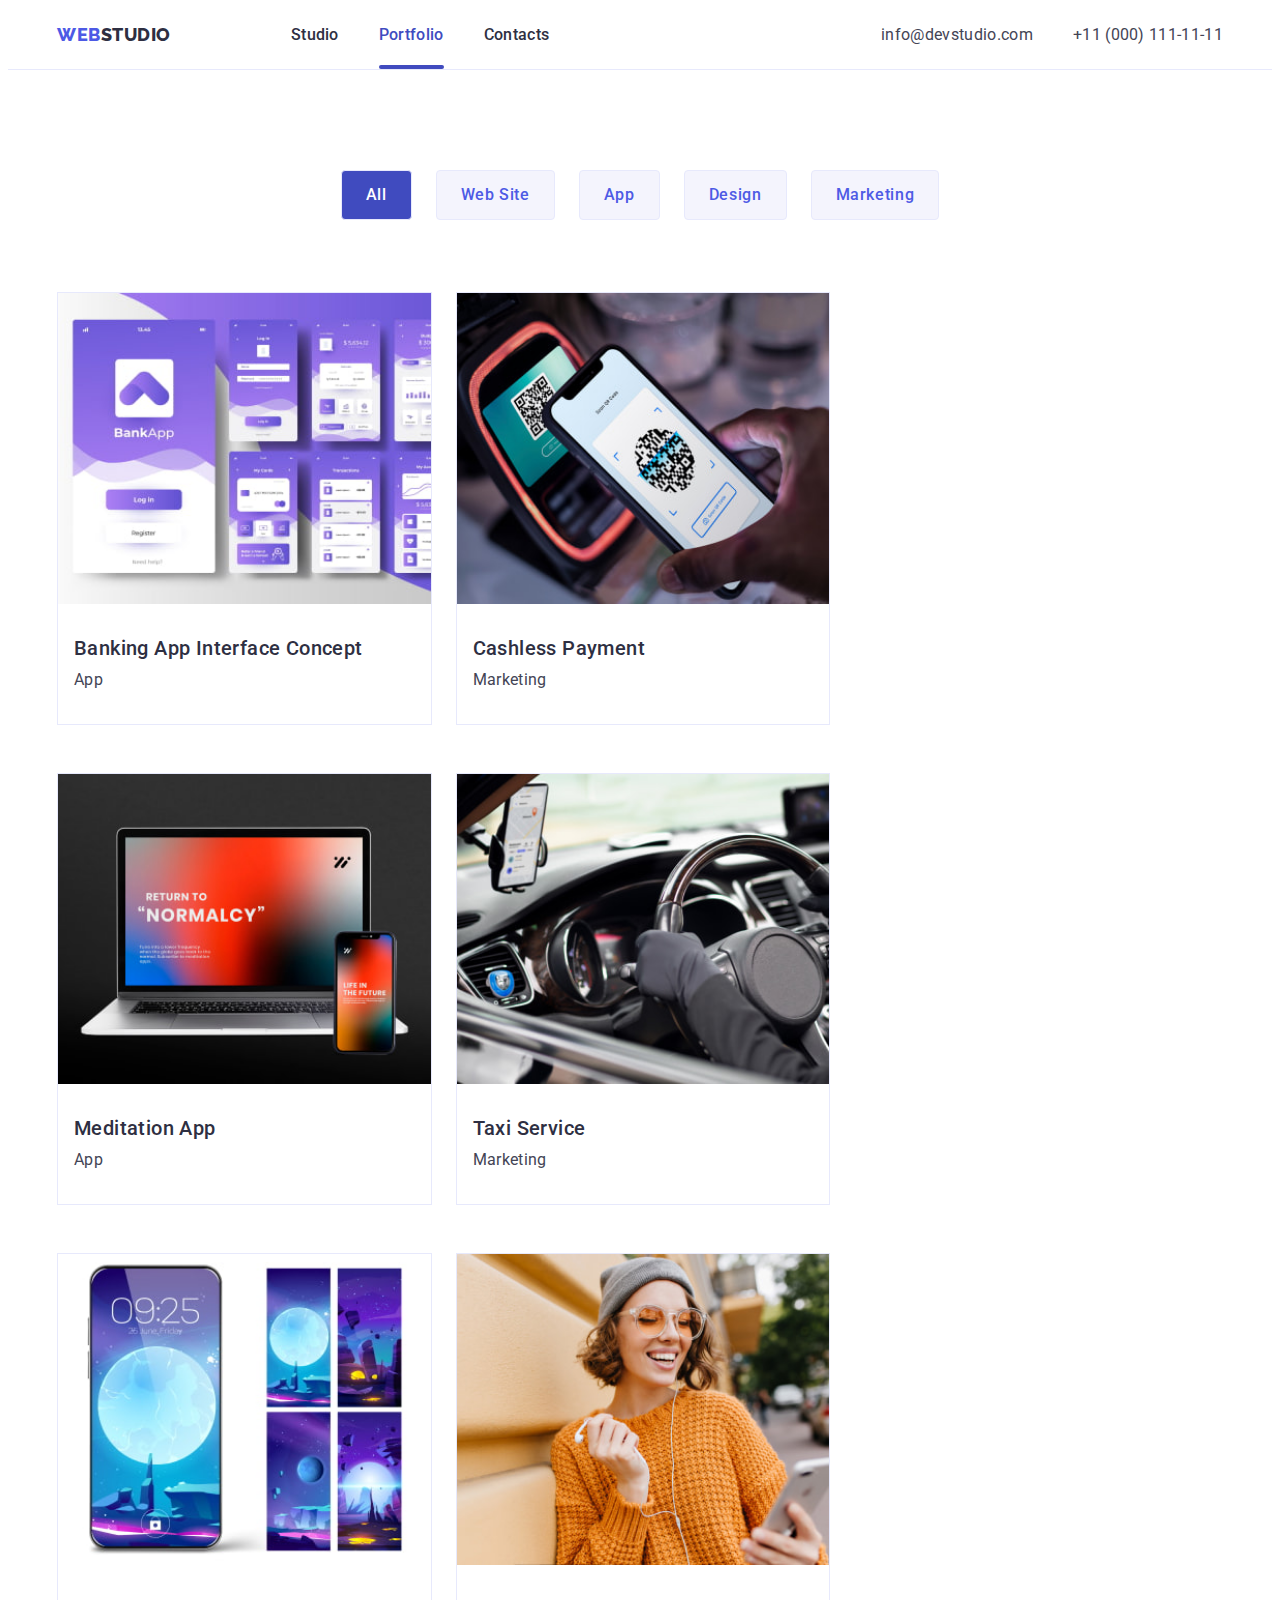
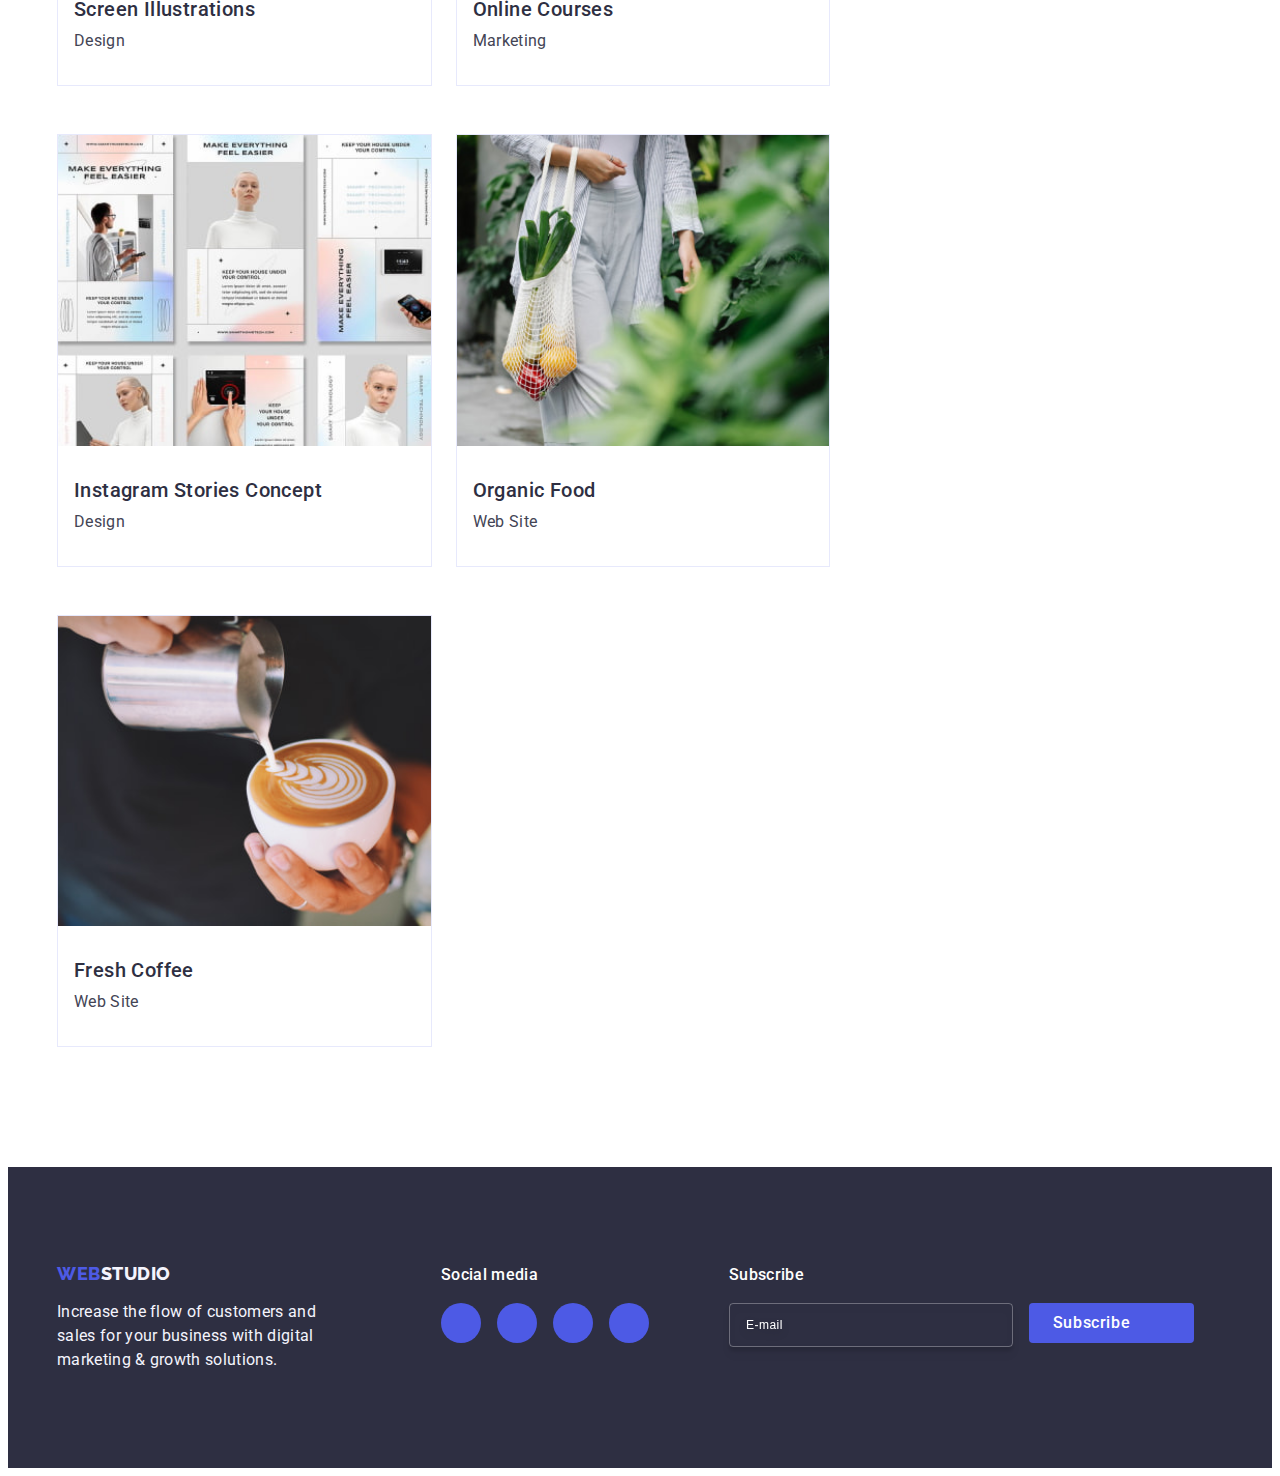
<file: portfolio.html>
<!DOCTYPE html>
<html lang="en">
  <head>
    <meta charset="UTF-8" />
    <meta http-equiv="X-UA-Compatible" content="IE=edge" />
    <meta name="viewport" content="width=device-width, initial-scale=1.0" />
    <link rel="preconnect" href="https://fonts.googleapis.com" />
    <link rel="preconnect" href="https://fonts.gstatic.com" crossorigin />
    <title>Портфоліо</title>
    <link
      rel="stylesheet"
      href="https://cdnjs.cloudflare.com/ajax/libs/modern-normalize/2.0.0/modern-normalize.min.css"
      integrity="sha512-4xo8blKMVCiXpTaLzQSLSw3KFOVPWhm/TRtuPVc4WG6kUgjH6J03IBuG7JZPkcWMxJ5huwaBpOpnwYElP/m6wg=="
      crossorigin="anonymous"
      referrerpolicy="no-referrer"
    />
    <link
      href="https://fonts.googleapis.com/css2?family=Raleway:wght@800&family=Roboto:wght@400;500;700;900&display=swap"
      rel="stylesheet"
    />
    <link rel="stylesheet" href="./css/style.css" />
    <link rel="stylesheet" href="./css/media.css" />
  </head>

  <body>
    <header class="page-header">
      <div class="header-container container">
        <nav class="header-navigation">
          <a class="page-logo link" href="./index.html">
            Web<span class="page-logo-color">Studio</span>
          </a>

          <ul class="header-menu-list list">
            <li class="header-menu-item">
              <a class="header-menu-link link" href="./index.html" target="_self"> Studio </a>
            </li>
            <li class="header-menu-item">
              <a
                class="header-menu-link link menu-link-active"
                href="./portfolio.html"
                target="_self"
              >
                Portfolio
              </a>
            </li>
            <li class="header-menu-item">
              <a class="header-menu-link link" href="">Contacts</a>
            </li>
          </ul>
        </nav>

        <address class="header-contacts">
          <ul class="header-contacts-list list">
            <li class="header-contacts-item">
              <a class="header-contacts-link link" href="mailto:info@devstudio.com"
                >info@devstudio.com
              </a>
            </li>
            <li class="header-contacts-item">
              <a class="header-contacts-link link" href="tel:+110001111111">+11 (000) 111-11-11 </a>
            </li>
          </ul>
        </address>

        <button class="menu-open-button" type="button" data-menu-open>
          <svg class="menu-button-hamburger" width="32" height="22">
            <use href="./images/icons.svg#icon-menu-hamburger"></use>
          </svg>
        </button>
      </div>

      <div class="mobile-menu is-hidden" data-menu>
        <button class="menu-close-button" type="button" data-menu-close>
          <svg class="icon-close-button" width="8" height="8">
            <use href="./images/icons.svg#icon-close-menu-button"></use>
          </svg>
        </button>

        <ul class="mobile-menu-list list">
          <li class="mobile-menu-item">
            <a class="mobile-menu-link link" href="./index.html" target="_self"> Studio </a>
          </li>
          <li class="mobile-menu-item">
            <a
              class="mobile-menu-link link menu-link-active"
              href="./portfolio.html"
              target="_self"
            >
              Portfolio
            </a>
          </li>
          <li class="mobile-menu-item">
            <a class="mobile-menu-link link" href="">Contacts</a>
          </li>
        </ul>

        <div>
          <address class="mobile-contacts">
            <ul class="mobile-contacts-list list">
              <li class="mobile-contacts-item">
                <a class="mobile-contacts-tel link" href="tel:+110001111111"
                  >+11 (000) 111-11-11
                </a>
              </li>
              <li class="mobile-contacts-item">
                <a class="mobile-contacts-mail link" href="mailto:info@devstudio.com"
                  >info@devstudio.com
                </a>
              </li>
            </ul>
          </address>

          <div class="mobile-socials-wrap">
            <ul class="mobile-social-list list">
              <li class="mobile-social-item">
                <a href="" class="mobile-social-link link">
                  <svg class="mobile-social-logo" width="24" height="24">
                    <use href="./images/icons.svg#icon-mobile-socials-1"></use>
                  </svg>
                </a>
              </li>
              <li class="mobile-social-item">
                <a href="" class="mobile-social-link link">
                  <svg class="mobile-social-logo" width="24" height="24">
                    <use href="./images/icons.svg#icon-mobile-socials-2"></use>
                  </svg>
                </a>
              </li>
              <li class="mobile-social-item">
                <a href="" class="mobile-social-link link">
                  <svg class="mobile-social-logo" width="24" height="24">
                    <use href="./images/icons.svg#icon-mobile-socials-3"></use>
                  </svg>
                </a>
              </li>
              <li class="mobile-social-item">
                <a href="" class="mobile-social-link link">
                  <svg class="mobile-social-logo" width="24" height="24">
                    <use href="./images/icons.svg#icon-mobile-socials-4"></use>
                  </svg>
                </a>
              </li>
            </ul>
          </div>
        </div>
      </div>
    </header>

    <!--Page main portfolio-->
    <main class="portfolio">
      <section class="portfolio-section">
        <div class="container">
          <h1 class="visually-hidden"> Lorem ipsum dolor sit amet consectetur adipisicing. </h1>

          <ul class="portfolio-button-list list">
            <li class="portfolio-button-item">
              <button type="button" class="portfolio-btns-items portfolio-button-active">
                All
              </button>
            </li>
            <li class="portfolio-button-item">
              <button type="button" class="portfolio-btns-items"> Web Site </button>
            </li>
            <li class="portfolio-button-item">
              <button type="button" class="portfolio-btns-items">App</button>
            </li>
            <li class="portfolio-button-item">
              <button type="button" class="portfolio-btns-items">Design</button>
            </li>
            <li class="portfolio-button-item">
              <button type="button" class="portfolio-btns-items"> Marketing </button>
            </li>
          </ul>

          <ul class="portfolio-about-list list">
            <li class="portfolio-about-item">
              <a href="" class="portfolio-about-link link">
                <div class="portfolio-cover-wrap">
                  <img
                    class="portfolio-about-img"
                    src="./images/jpg/img1.jpg"
                    alt="Concept App"
                    width="360"
                  />
                  <p class="about-cover-text">
                    14 Stylish and User-Friendly App Design Concepts · Task Manager App · Calorie
                    Tracker App · Exotic Fruit Ecommerce App · Cloud Storage App
                  </p>
                </div>
                <div class="portfolio-card-content">
                  <h2 class="portfolio-about-title"> Banking App Interface Concept </h2>
                  <p class="portfolio-about-text">App</p>
                </div>
              </a>
            </li>

            <li class="portfolio-about-item">
              <a href="" class="portfolio-about-link link">
                <div class="portfolio-cover-wrap">
                  <img
                    class="portfolio-about-img"
                    src="./images/jpg/img2.jpg"
                    alt="Marketing"
                    width="360"
                  />
                  <p class="about-cover-text">
                    14 Stylish and User-Friendly App Design Concepts · Task Manager App · Calorie
                    Tracker App · Exotic Fruit Ecommerce App · Cloud Storage App
                  </p>
                </div>
                <div class="portfolio-card-content">
                  <h2 class="portfolio-about-title">Cashless Payment</h2>
                  <p class="portfolio-about-text">Marketing</p>
                </div>
              </a>
            </li>

            <li class="portfolio-about-item">
              <a href="" class="portfolio-about-link link">
                <div class="portfolio-cover-wrap">
                  <img
                    class="portfolio-about-img"
                    src="./images/jpg/img3.jpg"
                    alt="Meditation App"
                    width="360"
                  />
                  <p class="about-cover-text">
                    14 Stylish and User-Friendly App Design Concepts · Task Manager App · Calorie
                    Tracker App · Exotic Fruit Ecommerce App · Cloud Storage App
                  </p>
                </div>
                <div class="portfolio-card-content">
                  <h2 class="portfolio-about-title">Meditation App</h2>
                  <p class="portfolio-about-text">App</p>
                </div>
              </a>
            </li>

            <li class="portfolio-about-item">
              <a href="" class="portfolio-about-link link">
                <div class="portfolio-cover-wrap">
                  <img
                    class="portfolio-about-img"
                    src="./images/jpg/img4.jpg"
                    alt="Taxi Service"
                    width="360"
                  />
                  <p class="about-cover-text">
                    14 Stylish and User-Friendly App Design Concepts · Task Manager App · Calorie
                    Tracker App · Exotic Fruit Ecommerce App · Cloud Storage App
                  </p>
                </div>
                <div class="portfolio-card-content">
                  <h2 class="portfolio-about-title">Taxi Service</h2>
                  <p class="portfolio-about-text">Marketing</p>
                </div>
              </a>
            </li>

            <li class="portfolio-about-item">
              <a href="" class="portfolio-about-link link">
                <div class="portfolio-cover-wrap">
                  <img
                    class="portfolio-about-img"
                    src="./images/jpg/img5.jpg"
                    alt="Screen Illustrations"
                    width="360"
                  />
                  <p class="about-cover-text">
                    14 Stylish and User-Friendly App Design Concepts · Task Manager App · Calorie
                    Tracker App · Exotic Fruit Ecommerce App · Cloud Storage App
                  </p>
                </div>
                <div class="portfolio-card-content">
                  <h2 class="portfolio-about-title">Screen Illustrations</h2>
                  <p class="portfolio-about-text">Design</p>
                </div>
              </a>
            </li>

            <li class="portfolio-about-item">
              <a href="" class="portfolio-about-link link">
                <div class="portfolio-cover-wrap">
                  <img
                    class="portfolio-about-img"
                    src="./images/jpg/img6.jpg"
                    alt="Online Courses"
                    width="360"
                  />
                  <p class="about-cover-text">
                    14 Stylish and User-Friendly App Design Concepts · Task Manager App · Calorie
                    Tracker App · Exotic Fruit Ecommerce App · Cloud Storage App
                  </p>
                </div>
                <div class="portfolio-card-content">
                  <h2 class="portfolio-about-title">Online Courses</h2>
                  <p class="portfolio-about-text">Marketing</p>
                </div>
              </a>
            </li>

            <li class="portfolio-about-item">
              <a href="" class="portfolio-about-link link">
                <div class="portfolio-cover-wrap">
                  <img
                    class="portfolio-about-img"
                    src="./images/jpg/img7.jpg"
                    alt="Instagram Stories Concept"
                    width="360"
                  />
                  <p class="about-cover-text">
                    14 Stylish and User-Friendly App Design Concepts · Task Manager App · Calorie
                    Tracker App · Exotic Fruit Ecommerce App · Cloud Storage App
                  </p>
                </div>
                <div class="portfolio-card-content">
                  <h2 class="portfolio-about-title"> Instagram Stories Concept </h2>
                  <p class="portfolio-about-text">Design</p>
                </div>
              </a>
            </li>

            <li class="portfolio-about-item">
              <a href="" class="portfolio-about-link link">
                <div class="portfolio-cover-wrap">
                  <img
                    class="portfolio-about-img"
                    src="./images/jpg/img8.jpg"
                    alt="Organic Food"
                    width="360"
                  />
                  <p class="about-cover-text">
                    14 Stylish and User-Friendly App Design Concepts · Task Manager App · Calorie
                    Tracker App · Exotic Fruit Ecommerce App · Cloud Storage App
                  </p>
                </div>
                <div class="portfolio-card-content">
                  <h2 class="portfolio-about-title">Organic Food</h2>
                  <p class="portfolio-about-text">Web Site</p>
                </div>
              </a>
            </li>

            <li class="portfolio-about-item">
              <a href="" class="portfolio-about-link link">
                <div class="portfolio-cover-wrap">
                  <img
                    class="portfolio-about-img"
                    src="./images/jpg/img9.jpg"
                    alt="Fresh Coffee"
                    width="360"
                  />
                  <p class="about-cover-text">
                    14 Stylish and User-Friendly App Design Concepts · Task Manager App · Calorie
                    Tracker App · Exotic Fruit Ecommerce App · Cloud Storage App
                  </p>
                </div>
                <div class="portfolio-card-content">
                  <h2 class="portfolio-about-title">Fresh Coffee</h2>
                  <p class="portfolio-about-text">Web Site</p>
                </div>
              </a>
            </li>
          </ul>
        </div>
      </section>
    </main>

    <!--Footer Section 5-->
    <footer class="page-footer">
      <div class="container footer-wrap">
        <div class="footer-container">
          <a class="page-footer-logo link" href="./index.html"
            >Web<span class="footer-logo-color">Studio</span>
          </a>
          <p class="page-footer-text">
            Increase the flow of customers and sales for your business with digital marketing &
            growth solutions.
          </p>
        </div>

        <div class="footer-container-socials">
          <p class="footer-social-text">Social media</p>
          <ul class="footer-social-list list">
            <li class="footer-social-item">
              <a href="" class="footer-social-link link">
                <svg class="footer-social-logo" width="24" height="24">
                  <use href="./images/icons.svg#icon-footer-socials-1"></use>
                </svg>
              </a>
            </li>
            <li class="footer-social-item">
              <a href="" class="footer-social-link link">
                <svg class="footer-social-logo" width="24" height="24">
                  <use href="./images/icons.svg#icon-footer-socials-2"></use>
                </svg>
              </a>
            </li>
            <li class="footer-social-item">
              <a href="" class="footer-social-link link">
                <svg class="footer-social-logo" width="24" height="24">
                  <use href="./images/icons.svg#icon-footer-socials-3"></use>
                </svg>
              </a>
            </li>
            <li class="footer-social-item">
              <a href="" class="footer-social-link link">
                <svg class="footer-social-logo" width="24" height="24">
                  <use href="./images/icons.svg#icon-footer-socials-4"></use>
                </svg>
              </a>
            </li>
          </ul>
        </div>

        <div class="footer-container-subscribe">
          <p class="subscribe-text">Subscribe</p>
          <form class="subscribe-form">
            <label class="subscribe-form-label" aria-label="input email for subscribe">
              <input
                class="subscribe-form-input"
                type="email"
                name="footer-subscribe"
                placeholder="E-mail"
              />
            </label>
            <button class="subscribe-form-button" type="submit">
              Subscribe
              <svg class="subscribe-form-icon" width="24" height="24">
                <use href="./images/icons.svg#icon-subcribe-icon"></use>
              </svg>
            </button>
          </form>
        </div>
      </div>
    </footer>
    <script src="./js/mobile-menu.js"></script>
  </body>
</html>
</file>
<file: css/style.css>
/*Main styles*/
body {
  font-family: 'Roboto', sans-serif;
  color: var(--slate);
  background-color: #ffffff;
}

:root {
  --navyblue: #2e2f42;
  --iris: #4d5ae5;
  --white: #ffffff;
  --ocean: #404bbf;
  --green: #31d0aa;
  --slate: #434455;
  --lightslate: #8e8f99;
  --cornflower: #e7e9fc;
  --cloud: #f4f4fd;
  --navybluemodal: #2e2f42;
  --grey: #2e2f42;
  --dairy: #fcfcfc;
  --fontlogo: 'Raleway', sans-serif;
}

.container {
  width: 100%;
  max-width: 1166px;
  padding-left: 15px;
  padding-right: 15px;
  margin: 0 auto;
}

.visually-hidden {
  position: absolute;
  width: 1px;
  height: 1px;
  margin: -1px;
  border: 0;
  padding: 0;
  white-space: nowrap;
  clip-path: inset(100%);
  clip: rect(0 0 0 0);
  overflow: hidden;
}

/* Reset styles */
p,
h1,
h2,
h3,
h4,
h5,
h6 {
  margin-top: 0;
  margin-bottom: 0;
}

ul,
ol {
  padding-left: 0;
  margin-top: 0;
  margin-bottom: 0;
}

img {
  display: block;
  width: 100%;
  height: auto;
}

.link {
  text-decoration: none;
}

.list {
  list-style: none;
}

/*Header styles*/
.page-header {
  margin: 0 auto;
  border-bottom: 1px solid #e7e9fc;
  /* box-shadow: 0px 2px 1px rgba(46, 47, 66, 0.08),
    0px 1px 1px rgba(46, 47, 66, 0.16), 0px 1px 6px rgba(46, 47, 66, 0.08); */
}

.header-container {
  display: flex;
  margin-top: 24px;
  margin-bottom: 22px;
  position: relative;
}

.header-navigation {
  display: flex;
  align-items: center;
}

.page-logo {
  color: #4d5ae5;
  font-family: var(--fontlogo);
  font-size: 18px;
  font-weight: 800;
  line-height: 1.17;
  letter-spacing: 0.03em;
  text-transform: uppercase;
}

.page-logo-color {
  color: #2e2f42;
}

.menu-open-button {
  position: absolute;
  padding: 0;
  right: 16px;
  cursor: pointer;
  border: none;
  outline: none;
  background-color: transparent;
  margin-left: auto;
}

.menu-button-hamburger {
  stroke: #2e2f42;
  fill: transparent;
}

.header-menu-list {
  display: none;
}

.header-contacts {
  font-style: normal;
}

.header-contacts-list {
  display: none;
}

/*Mobile menu styles*/
.mobile-menu {
  position: fixed;
  top: 0;
  z-index: 20;
  width: 100vw;
  height: 100vh;
  background-color: var(--white, #fff);
  box-shadow: 0px 1px 6px 0px rgba(46, 47, 66, 0.08), 0px 1px 1px 0px rgba(46, 47, 66, 0.16),
    0px 2px 1px 0px rgba(46, 47, 66, 0.08);
  padding: 80px 35px 40px 40px;
  display: flex;
  flex-direction: column;
  justify-content: space-between;
  overflow: auto;
}

.menu-close-button {
  position: absolute;
  padding: 0;
  right: 24px;
  top: 24px;
  border-radius: 50%;
  cursor: pointer;
  width: 24px;
  height: 24px;
  fill: var(--navyblue);
  background-color: transparent;
  display: flex;
  align-items: center;
  justify-content: center;
  border: 1px solid rgba(0, 0, 0, 10%);
  transition: background-color 250ms cubic-bezier(0.4, 0, 0.2, 1),
    fill 250ms cubic-bezier(0.4, 0, 0.2, 1);
  transition: background-color 250ms cubic-bezier(0.4, 0, 0.2, 1),
    border 250ms cubic-bezier(0.4, 0, 0.2, 1);
}

.icon-close-button {
  transition: fill 250ms cubic-bezier(0.4, 0, 0.2, 1);
}

.mobile-menu-list {
  display: flex;
  flex-direction: column;
  gap: 40px;
  padding-bottom: 40px;
}

.mobile-menu-link {
  color: var(--navyblue, #2e2f42);
  font-size: 36px;
  font-weight: 700;
  line-height: 1.11;
  letter-spacing: 0.02em;
  text-transform: capitalize;
}

.menu-link-active {
  color: var(--ocean, #404bbf);
}

.mobile-contacts {
  padding-bottom: 48px;
}

.mobile-contacts-list {
  display: flex;
  gap: 40px;
  flex-direction: column;
}

.mobile-contacts-tel {
  color: var(--iris, #4d5ae5);
  font-size: 25px;
  font-weight: 700;
  line-height: 1.11;
  letter-spacing: 0.02em;
  text-transform: capitalize;
  font-style: normal;
}

.mobile-contacts-mail {
  color: var(--slate, #434455);
  font-size: 20px;
  font-weight: 500;
  line-height: 1.2;
  letter-spacing: 0.02em;
  font-style: normal;
}

.mobile-socials-wrap {
  display: flex;
  flex-direction: column;
  align-items: center;
}

.mobile-menu .mobile-social-list {
  justify-content: space-between;
  width: 100%;
}

.mobile-social-list {
  display: flex;
  gap: 16px;
}

.mobile-social-link {
  width: 40px;
  height: 40px;
  background-color: var(--iris);
  border-radius: 50%;
  display: flex;
  align-items: center;
  justify-content: center;
  transition: background-color 250ms cubic-bezier(0.4, 0, 0.2, 1);
}
.mobile-social-logo {
  fill: var(--cloud);
}

.mobile-social-link:hover,
.mobile-social-link:focus {
  background-color: var(--green);
}

/*Page-main styles*/

/* Main banner Section 1 */
.main-banner {
  background-color: var(--navyblue);
  padding: 112px 0;
  background-image: linear-gradient(rgba(46, 47, 66, 0.7), rgba(46, 47, 66, 0.7)),
    url(../images/main-banner-mobile-x1.jpg);
  background-repeat: no-repeat;
  background-position: center;
  background-size: cover;
  display: flex;
  flex-direction: column;
  align-items: center;
  margin: 0 auto;
}

@media (min-device-pixel-ratio: 2), (min-resolution: 192dpi), (min-resolution: 2dppx) {
  .main-banner {
    background-image: linear-gradient(rgba(46, 47, 66, 0.7), rgba(46, 47, 66, 0.7)),
      url(../images/main-banner-mobile-x2.jpg);
  }
}

.main-banner-title {
  color: var(--white);
  text-align: center;
  font-size: 36px;
  line-height: 1.11;
  letter-spacing: 0.02em;
  max-width: 496px;
  margin: 0 auto;
  margin-bottom: 72px;
}

.main-banner-button {
  color: var(--white);
  background-color: var(--iris);
  font-family: inherit;
  font-size: 16px;
  font-weight: 500;
  line-height: 1.5;
  letter-spacing: 0.04em;
  display: block;
  min-width: 169px;
  height: 56px;
  border: none;
  border-radius: 4px;
  cursor: pointer;
  margin: 0 auto;
  transition: background-color 250ms cubic-bezier(0.4, 0, 0.2, 1);
}

.main-banner-button:hover,
.main-banner-button:focus {
  background-color: #404bbf;
}

/*Advantages Section 2*/
.section-advatages {
  padding: 96px 16px;
}

.advantages-list {
  display: flex;
  flex-wrap: wrap;
  gap: 72px;
}

.advantages-item:last-child {
  margin-bottom: 0;
}

.advantages-icon-wrap {
  display: none;
}

.advantages-subtitle {
  color: var(--navyblue, #2e2f42);
  text-align: center;
  font-size: 36px;
  font-weight: 700;
  line-height: 1.11;
  letter-spacing: 0.02em;
  text-transform: capitalize;
  margin-bottom: 8px;
}

.advantages-text {
  color: var(--slate);
  font-size: 16px;
  line-height: 1.5;
  letter-spacing: 0.02em;
}

/*Our job Section 3*/
.section-about {
  display: none;
}

/*Team Section 4*/
.section-team {
  background: var(--cloud);
  padding: 96px 0;
}

.section-team-title {
  color: var(--navyblue);
  text-align: center;
  font-size: 36px;
  line-height: 1.11;
  letter-spacing: 0.02em;
  text-transform: capitalize;
  margin-bottom: 72px;
}

.section-team-list {
  display: flex;
  padding-bottom: 0px;
  flex-direction: column;
  justify-content: center;
  align-items: center;
  gap: 32px;
}

.section-team-item {
  background-color: #ffffff;
  border-radius: 0px 0px 4px 4px;
  box-shadow: 0px 2px 1px 0px rgba(46, 47, 66, 0.08), 0px 1px 1px 0px rgba(46, 47, 66, 0.16),
    0px 1px 6px 0px rgba(46, 47, 66, 0.08);
}

.section-item-wrap {
  padding: 32px 0;
}

.section-team-text {
  color: var(--slate);
  text-align: center;
  font-size: 16px;
  line-height: 1.5;
  letter-spacing: 0.02em;
  margin-bottom: 8px;
}

.section-team-subtitle {
  color: var(--navyblue);
  text-align: center;
  margin-bottom: 8px;
  font-size: 20px;
  font-weight: 500;
  line-height: 1.2;
  letter-spacing: 0.02em;
}

.team-logo-list {
  display: flex;
  justify-content: center;
  gap: 24px;
}

.team-logo-item {
  width: 40px;
  height: 40px;
}

.team-logo-link {
  width: 100%;
  height: 100%;
  background-color: #4d5ae5;
  border-radius: 50%;
  display: flex;
  align-items: center;
  justify-content: center;
  transition: background-color 250ms cubic-bezier(0.4, 0, 0.2, 1);
}

.team-logo-link:hover,
.team-logo-link:focus {
  background-color: #404bbf;
}

.section-team-icon {
  fill: var(--cloud);
}

/*Customers Section 5*/
.customers-section {
  padding: 96px 0;
}

.customers-section-header {
  color: var(--navyblue);
  text-align: center;
  margin-bottom: 72px;
  font-size: 36px;
  line-height: 1.11;
  letter-spacing: 0.02em;
  text-transform: capitalize;
}

.customers-section-list {
  display: flex;
  flex-wrap: wrap;
  gap: 72px 16px;
}

.customers-section-item {
  width: calc((100% - 16px) / 2);
  height: 88px;
}

.customers-section-link {
  width: 100%;
  height: 100%;
  border-radius: 4px;
  border: 1px solid var(--lightslate, #8e8f99);
  display: flex;
  align-items: center;
  justify-content: center;
  color: var(--lightslate);
  transition: border-color 250ms cubic-bezier(0.4, 0, 0.2, 1),
    color 250ms cubic-bezier(0.4, 0, 0.2, 1);
}

.customers-section-link:hover,
.customers-section-link:focus {
  border-color: #404bbf;
  color: #404bbf;
}

.customers-section-icon {
  fill: currentColor;
}

/*Footer Section 6*/
.page-footer {
  background: var(--navyblue);
  padding: 96px 0;
}

.footer-wrap {
  display: flex;
  flex-direction: row;
  justify-content: center;
  flex-wrap: wrap;
  gap: 72px;
}

.footer-container {
  display: flex;
  flex-direction: column;
  align-items: center;
}

.page-footer-logo {
  color: #4d5ae5;
  font-family: var(--fontlogo);
  font-size: 18px;
  font-weight: 800;
  line-height: 1.17;
  letter-spacing: 0.03em;
  text-transform: uppercase;
  display: inline-block;
  margin-bottom: 16px;
}

.footer-logo-color {
  color: #f4f4fd;
}

.page-footer-text {
  color: var(--cloud);
  font-size: 16px;
  line-height: 1.5;
  letter-spacing: 0.02em;
  max-width: 268px;
}

.footer-container-socials {
  display: flex;
  flex-direction: column;
  align-items: center;
}

.footer-social-text {
  font-weight: 500;
  font-size: 16px;
  line-height: 1.5;
  letter-spacing: 0.02em;
  color: var(--white);
  margin-bottom: 16px;
}

.footer-social-list {
  display: flex;
  gap: 16px;
}

.footer-social-item {
  width: 40px;
  height: 40px;
}

.footer-social-link {
  width: 100%;
  height: 100%;
  background-color: var(--iris);
  border-radius: 50%;
  display: flex;
  align-items: center;
  justify-content: center;
  transition: background-color 250ms cubic-bezier(0.4, 0, 0.2, 1);
}

.footer-social-link:hover,
.footer-social-link:focus {
  background-color: var(--green);
}

.footer-social-logo {
  fill: var(--cloud);
}

.footer-container-subscribe {
  display: flex;
  flex-direction: column;
  align-items: center;
  width: 100%;
}

.subscribe-text {
  margin-bottom: 16px;
  font-weight: 500;
  font-size: 16px;
  line-height: 1.5;
  letter-spacing: 0.02em;
  color: #ffffff;
}

.subscribe-form {
  display: flex;
  gap: 16px;
  flex-wrap: wrap;
  flex-direction: column;
  width: 100%;
}

.subscribe-form-input {
  display: block;
  width: 100%;
  height: 40px;
  background-color: transparent;
  border-radius: 4px;
  border: 1px solid rgba(255, 255, 255, 0.3);
  box-shadow: 0px 4px 4px 0px rgba(0, 0, 0, 0.15);
  padding-left: 16px;
  font-size: 12px;
  line-height: 1.5;
  letter-spacing: 0.04em;
  filter: drop-shadow(0px 4px 4px rgba(0, 0, 0, 0.15));
  color: #ffffff;
}

.subscribe-form-input::placeholder {
  color: #ffffff;
}

.subscribe-form-button {
  min-width: 165px;
  height: 40px;
  font-family: 'Roboto', sans-serif;
  font-size: 16px;
  font-weight: 500;
  line-height: 1.5;
  letter-spacing: 0.04em;
  color: #ffffff;
  cursor: pointer;
  background-color: #4d5ae5;
  border: none;
  border-radius: 4px;
  display: flex;
  justify-content: center;
  align-items: center;
  margin: 0 auto;
}

.subscribe-form-button:hover,
.subscribe-form-button:focus {
  background-color: var(--green);
}

.subscribe-form-icon {
  margin-left: 16px;
  fill: var(--cloud);
}

/*Page main portfolio*/
.portfolio-section {
  padding: 48px 0 48px 0;
}

.portfolio-button-list {
  display: flex;
  flex-wrap: wrap;
  align-items: flex-start;
  gap: 24px;
  margin-bottom: 48px;
}

.portfolio-button-item:hover,
.portfolio-button-item:focus {
  box-shadow: 0px 3px 1px rgba(0, 0, 0, 0.1), 0px 2px 1px rgba(0, 0, 0, 0.08),
    0px 2px 2px rgba(0, 0, 0, 0.12);
}

.portfolio-btns-items {
  color: #4d5ae5;
  background-color: #f4f4fd;
  text-align: center;
  cursor: pointer;
  font-size: 16px;
  font-family: 'Roboto', sans-serif;
  font-weight: 500;
  line-height: 1.5;
  letter-spacing: 0.04em;
  padding: 8px 16px;
  border: 1px solid var(--cornflower);
  border-radius: 4px;
  transition: color 250ms cubic-bezier(0.4, 0, 0.2, 1),
    background-color 250ms cubic-bezier(0.4, 0, 0.2, 1),
    border-color 250ms cubic-bezier(0.4, 0, 0.2, 1), box-shadow 250ms cubic-bezier(0.4, 0, 0.2, 1);
}

.portfolio-button-active {
  border-radius: 4px;
  background: var(--ocean, #404bbf);
  color: var(--white, #fff);
}

.portfolio-btns-items:hover,
.portfolio-btns-items:focus {
  color: #ffffff;
  background-color: #404bbf;
  border: 1px solid transparent;
  box-shadow: 0px 3px 1px rgba(0, 0, 0, 0.1), 0px 2px 1px rgba(0, 0, 0, 0.08),
    0px 2px 2px rgba(0, 0, 0, 0.12);
}

.portfolio-about-link {
  display: block;
  transition: box-shadow 250ms cubic-bezier(0.4, 0, 0.2, 1);
}

.portfolio-about-link:hover,
.portfolio-about-link:focus {
  box-shadow: 0px 1px 6px rgba(46, 47, 66, 0.08), 0px 1px 1px rgba(46, 47, 66, 0.16),
    0px 2px 1px rgba(46, 47, 66, 0.08);
}

.portfolio-about-link:hover .about-cover-text,
.portfolio-about-link:focus .about-cover-text {
  transform: translateY(0);
}

.portfolio-about-list {
  display: flex;
  flex-direction: column;
  flex-wrap: wrap;
  gap: 72px;
}

.portfolio-cover-wrap {
  position: relative;
  overflow: hidden;
}

.about-cover-text {
  position: absolute;
  top: 0;
  color: var(--cloud, #f4f4fd);
  font-size: 16px;
  line-height: 1.5;
  letter-spacing: 0.02em;
  padding: 40px 32px;
  background-color: #4d5ae5;
  height: 100%;
  width: 100%;
  transform: translateY(100%);
  transition: transform 250ms cubic-bezier(0.4, 0, 0.2, 1);
}

.portfolio-card-content {
  padding: 32px 16px;
  border-top: none;
}

.portfolio-about-item {
  border: 1px solid var(--cornflower);
  background: var(--white);
}

.portfolio-about-title {
  color: #2e2f42;
  font-size: 20px;
  font-weight: 500;
  line-height: 1.2;
  letter-spacing: 0.02em;
  margin-bottom: 8px;
}
.portfolio-about-text {
  color: #434455;
  font-size: 16px;
  line-height: 1.5;
  letter-spacing: 0.02em;
}

/* Modal window */
.back-drop {
  position: fixed;
  top: 0;
  left: 0;
  width: 100%;
  height: 100%;
  background: var(--navyblue-modal, rgba(46, 47, 66, 0.4));
  transition: opacity 250ms cubic-bezier(0.4, 0, 0.2, 1),
    visibility 250ms cubic-bezier(0.4, 0, 0.2, 1);
  overflow: auto;
}

.is-hidden {
  opacity: 0;
  visibility: hidden;
  pointer-events: none;
}

.modal {
  position: absolute;
  top: 50%;
  left: 50%;
  transform: translate(-50%, -50%) scale(1);
  width: 320px;
  min-height: 584px;
  border-radius: 4px;
  background: var(--dairy, #fcfcfc);
  box-shadow: 0px 1px 1px rgba(0, 0, 0, 0.14), 0px 1px 3px rgba(0, 0, 0, 0.12),
    0px 2px 1px rgba(0, 0, 0, 0.2);
  transition: transform 250ms cubic-bezier(0.4, 0, 0.2, 1);
  padding: 72px 24px 24px 24px;
}

.modal-close-button {
  position: absolute;
  top: 24px;
  right: 24px;
  width: 24px;
  height: 24px;
  border-radius: 50%;
  display: flex;
  align-items: center;
  justify-content: center;
  background-color: var(--cornflower, #e7e9fc);
  border: 1px solid rgba(0, 0, 0, 0.1);
  padding: 0;
  cursor: pointer;
  transition: background-color 250ms cubic-bezier(0.4, 0, 0.2, 1),
    border 250ms cubic-bezier(0.4, 0, 0.2, 1);
}

.modal-close-button:hover {
  background-color: #404bbf;
  border: none;
  fill: #ffffff;
}

.modal-close-button:focus {
  background-color: #404bbf;
  border: none;
  fill: #ffffff;
}

.close-button-image {
  transition: fill 250ms cubic-bezier(0.4, 0, 0.2, 1);
}

.modal-title {
  color: var(--navyblue, #2e2f42);
  text-align: center;
  font-size: 16px;
  font-weight: 500;
  line-height: 1.5;
  letter-spacing: 0.02em;
  margin-bottom: 16px;
}

.modal-input {
  width: 100%;
  height: 40px;
  background-color: transparent;
  border-radius: 4px;
  border: 1px solid var(--navyblue-modal, rgba(46, 47, 66, 0.4));
  padding-left: 38px;
  padding-right: 16px;
  outline: transparent;
  transition: border-color 250ms cubic-bezier(0.4, 0, 0.2, 1);
}

.modal-input:focus {
  border-color: #4d5ae5;
}

.modal-input:focus + .form-input-svg {
  fill: #4d5ae5;
}

.modal-form-wrap {
  margin-bottom: 8px;
}

.modal-form-label {
  font-size: 12px;
  line-height: 1.17;
  letter-spacing: 0.04em;
  color: var(--lightslate, #8e8f99);
  display: block;
  margin-bottom: 4px;
}

.form-wrap-input {
  position: relative;
}

.form-input-svg {
  position: absolute;
  left: 16px;
  top: 50%;
  transform: translateY(-50%);
  transition: fill 250ms cubic-bezier(0.4, 0, 0.2, 1);
}

.modal-form-textarea {
  margin-bottom: 16px;
}

.modal-textarea {
  width: 100%;
  height: 120px;
  font-size: 12px;
  line-height: 1.17;
  letter-spacing: 0.04em;
  color: rgba(46, 47, 66, 0.4);
  border: 1px solid rgba(46, 47, 66, 0.4);
  border-radius: 4px;
  background-color: transparent;
  padding: 8px 16px;
  outline: transparent;
  resize: none;
  transition: border-color 250ms cubic-bezier(0.4, 0, 0.2, 1);
}

.modal-textarea:focus {
  border-color: #4d5ae5;
}

.modal-textarea::placeholder {
  color: rgba(46, 47, 66, 0.4);
}

.modal-form-button {
  display: block;
  min-width: 169px;
  height: 56px;
  color: var(--white, #fff);
  text-align: center;
  font-family: 'Roboto', sans-serif;
  font-size: 16px;
  font-weight: 500;
  line-height: 1.5;
  letter-spacing: 0.04em;
  cursor: pointer;
  margin: 0 auto;
  border: none;
  border-radius: 4px;
  padding: 16px 32px;
  background-color: var(--iris, #4d5ae5);
  box-shadow: 0px 4px 4px 0px rgba(0, 0, 0, 0.15);
  transition: background-color 250ms cubic-bezier(0.4, 0, 0.2, 1);
}

.modal-form-terms {
  margin-bottom: 24px;
}

.form-checkbox-label {
  font-size: 12px;
  line-height: 1.17;
  letter-spacing: 0.04em;
  color: var(--lightslate, #8e8f99);
}

.checkbox-label-icon {
  width: 16px;
  height: 16px;
  border: 1px solid rgba(46, 47, 66, 0.4);
  border-radius: 2px;
  transition: background-color 250ms cubic-bezier(0.4, 0, 0.2, 1),
    border 250ms cubic-bezier(0.4, 0, 0.2, 1), fill 250ms cubic-bezier(0.4, 0, 0.2, 1);
  display: inline-flex;
  align-items: center;
  justify-content: center;
  fill: transparent;
  margin-right: 8px;
}

.form-checkbox:checked + .form-checkbox-label .checkbox-label-icon {
  background-color: var(--ocean, #404bbf);
  border: none;
  fill: var(--cloud, #f4f4fd);
}

.form-checkbox:focus + .form-checkbox-label .checkbox-label-icon {
  border-color: var(--ocean, #404bbf);
}

.form-checkbox:hover + .form-checkbox-label .checkbox-label-icon {
  border-color: var(--ocean, #404bbf);
}

.label-terms-link {
  color: var(--iris, #4d5ae5);
}
</file>
<file: css/media.css>
/*
=========
 Mobile 
=========
 */

@media screen and (min-width: 428px) {
  .container {
    max-width: 396px;
  }

  .mobile-contacts-tel {
    font-size: 36px;
  }

  .modal {
    width: 392px;
  }
}

@media screen and (max-width: 767px) {
  .page-header .header-menu-list {
    display: none;
  }

  .page-header .header-contacts {
    display: none;
  }
}

/*
=========
 Tablet 
=========
 */

@media screen and (min-width: 768px) {
  .container {
    max-width: 734px;
  }

  .modal {
    width: 408px;
  }

  .menu-open-button {
    display: none;
  }

  .menu-close-button {
    display: none;
  }

  .mobile-menu {
    display: none;
  }

  .page-logo {
    margin-right: 120px;
  }

  .header-container {
    margin-top: 0;
    margin-bottom: 0;
  }

  .header-menu-list {
    display: flex;
    gap: 40px;
  }

  .header-menu-link {
    color: var(--navyblue, #2e2f42);
    font-size: 16px;
    font-weight: 500;
    line-height: 1.5;
    letter-spacing: 0.02em;
    padding: 24px 0 24px;
    position: relative;
    transition: color 250ms cubic-bezier(0.4, 0, 0.2, 1);
  }

  .menu-link-active::after {
    content: '';
    position: absolute;
    left: 0;
    bottom: -1px;
    height: 4px;
    width: 100%;
    background-color: #404bbf;
    border-radius: 2px;
  }

  .menu-link-active {
    color: #404bbf;
  }

  .header-menu-link:hover,
  .header-menu-link:focus {
    color: var(--ocean, #404bbf);
  }

  .header-navigation {
    margin-right: auto;
  }

  .header-contacts {
    display: flex;
    align-items: center;
  }

  .header-contacts-list {
    list-style: none;
    display: flex;
    flex-direction: column;
    gap: 12px;
    align-items: center;
    padding-top: 8px;
    padding-bottom: 8px;
  }

  .header-contacts-link {
    color: var(--slate);
    font-size: 12px;
    line-height: 1.16;
    letter-spacing: 0.04em;
    transition: color 250ms cubic-bezier(0.4, 0, 0.2, 1);
  }

  .header-contacts-item {
    padding: 0;
  }

  .header-contacts-link:hover,
  .header-contacts-link:focus {
    color: var(--ocean);
  }

  /* Main banner Section 1 */
  .main-banner {
    background-image: linear-gradient(rgba(46, 47, 66, 0.7), rgba(46, 47, 66, 0.7)),
      url(../images/main-banner-tablet-x1.jpg);
  }

  @media (min-device-pixel-ratio: 2), (min-resolution: 192dpi), (min-resolution: 2dppx) {
    .main-banner {
      background-image: linear-gradient(rgba(46, 47, 66, 0.7), rgba(46, 47, 66, 0.7)),
        url(../images/main-banner-tablet-x2.jpg);
    }
  }

  .main-banner-title {
    font-size: 56px;
    line-height: 1.07;
  }

  /*Advantages Section 2*/
  .advantages-list {
    gap: 72px 24px;
  }

  .advantages-item {
    width: calc((100% - 24px) / 2);
  }

  .advantages-subtitle {
    text-transform: capitalize;
    text-align: left;
  }

  /*Team Section 4*/
  .section-team-list {
    display: flex;
    flex-direction: row;
    flex-wrap: wrap;
    gap: 64px 24px;
  }

  /*Customers Section 5*/
  .customers-section-item {
    width: calc((100% - 24px * 2) / 3);
  }

  /*Footer Section 6*/
  .footer-wrap {
    justify-content: flex-start;
    gap: 72px 24px;
  }

  .footer-container {
    align-items: flex-start;
  }

  .footer-container-socials {
    align-items: flex-start;
  }

  .footer-container-subscribe {
    justify-content: left;
    align-items: flex-start;
  }

  .subscribe-form {
    flex-direction: row;
  }

  .subscribe-form-input {
    width: 264px;
  }

  .subscribe-form-button {
    margin: 0;
  }

  /*Page main portfolio*/
  .portfolio-section {
    padding: 64px 0 96px 0;
  }

  .portfolio-about-list {
    flex-direction: row;
    flex-wrap: wrap;
    gap: 72px 24px;
  }

  .portfolio-about-item {
    width: calc((100% - 24px) / 2);
  }

  .portfolio-button-list {
    justify-content: center;
    margin-bottom: 64px;
  }

  .portfolio-btns-items {
    padding: 12px 24px;
  }
}

/*
=========
 Desctop 
=========
 */
@media screen and (min-width: 1158px) {
  .container {
    max-width: 1166px;
  }

  .header-contacts {
    display: flex;
    align-items: center;
  }

  .header-container {
    margin-top: 17px;
    margin-bottom: 17px;
  }

  .header-contacts-list {
    flex-direction: row;
    gap: 40px;
  }

  .header-contacts-link {
    font-size: 16px;
    line-height: 1.15;
    letter-spacing: 0.02em;
  }

  /* Main banner Section 1 */
  .main-banner {
    background-image: linear-gradient(rgba(46, 47, 66, 0.7), rgba(46, 47, 66, 0.7)),
      url(../images/main-banner-desktop-x1.jpg);
    padding: 188px 0;
  }

  @media (min-device-pixel-ratio: 2), (min-resolution: 192dpi), (min-resolution: 2dppx) {
    .main-banner {
      background-image: linear-gradient(rgba(46, 47, 66, 0.7), rgba(46, 47, 66, 0.7)),
        url(../images/main-banner-desktop-x2.jpg);
    }
  }

  /*Advantages Section 2*/
  .section-advatages {
    padding-top: 120px;
    padding-bottom: 120px;
  }

  .advantages-list {
    gap: 24px;
  }

  .advantages-item {
    width: calc((100% - 24px * 3) / 4);
    margin-bottom: 0;
  }

  .advantages-subtitle {
    color: var(--navyblue, #2e2f42);
    font-size: 20px;
    font-weight: 500;
    line-height: 1.2;
    letter-spacing: 0.02em;
  }

  .advantages-icon-wrap {
    border-radius: 4px;
    background: var(--cloud, #f4f4fd);
    margin-bottom: 8px;
    display: flex;
    align-items: center;
    justify-content: center;
    height: 112px;
  }

  .advantages-icon {
    margin: 24px 100px;
  }

  /*Our job Section 3*/
  .section-about {
    display: flex;
    padding-bottom: 120px;
  }

  .section-about-title {
    color: var(--navyblue);
    text-align: center;
    font-size: 36px;
    line-height: 1.11;
    letter-spacing: 0.02em;
    text-transform: capitalize;
    margin-bottom: 72px;
  }

  .section-about-list {
    display: flex;
    gap: 24px;
  }
  .section-about-item {
    width: calc((100% - 2 * 24px) / 3);
  }

  /*Team Section 4*/
  .section-team {
    padding: 120px 0;
  }

  .section-team-list {
    display: flex;
    gap: 24px;
  }

  /*Customers Section 5*/
  .customers-section {
    padding: 120px 0;
  }

  .customers-section-list {
    display: flex;
    align-items: flex-start;
    gap: 24px;
  }

  .customers-section-item {
    width: calc((100% - 24px * 5) / 6);
  }

  /*Footer Section 6*/
  .footer-wrap {
    justify-content: normal;
    flex-wrap: nowrap;
    gap: 0;
  }

  .page-footer-text {
    width: 264px;
  }

  .footer-container-socials {
    margin-left: 120px;
    margin-right: 80px;
  }

  /*Page main portfolio*/
  .portfolio-section {
    padding: 100px 0 120px 0;
  }

  .portfolio-about-list {
    gap: 48px 24px;
  }

  .portfolio-about-item {
    width: calc((100% - 24px * 2) / 3);
  }

  .portfolio-button-list {
    margin-bottom: 72px;
  }
}
</file>
